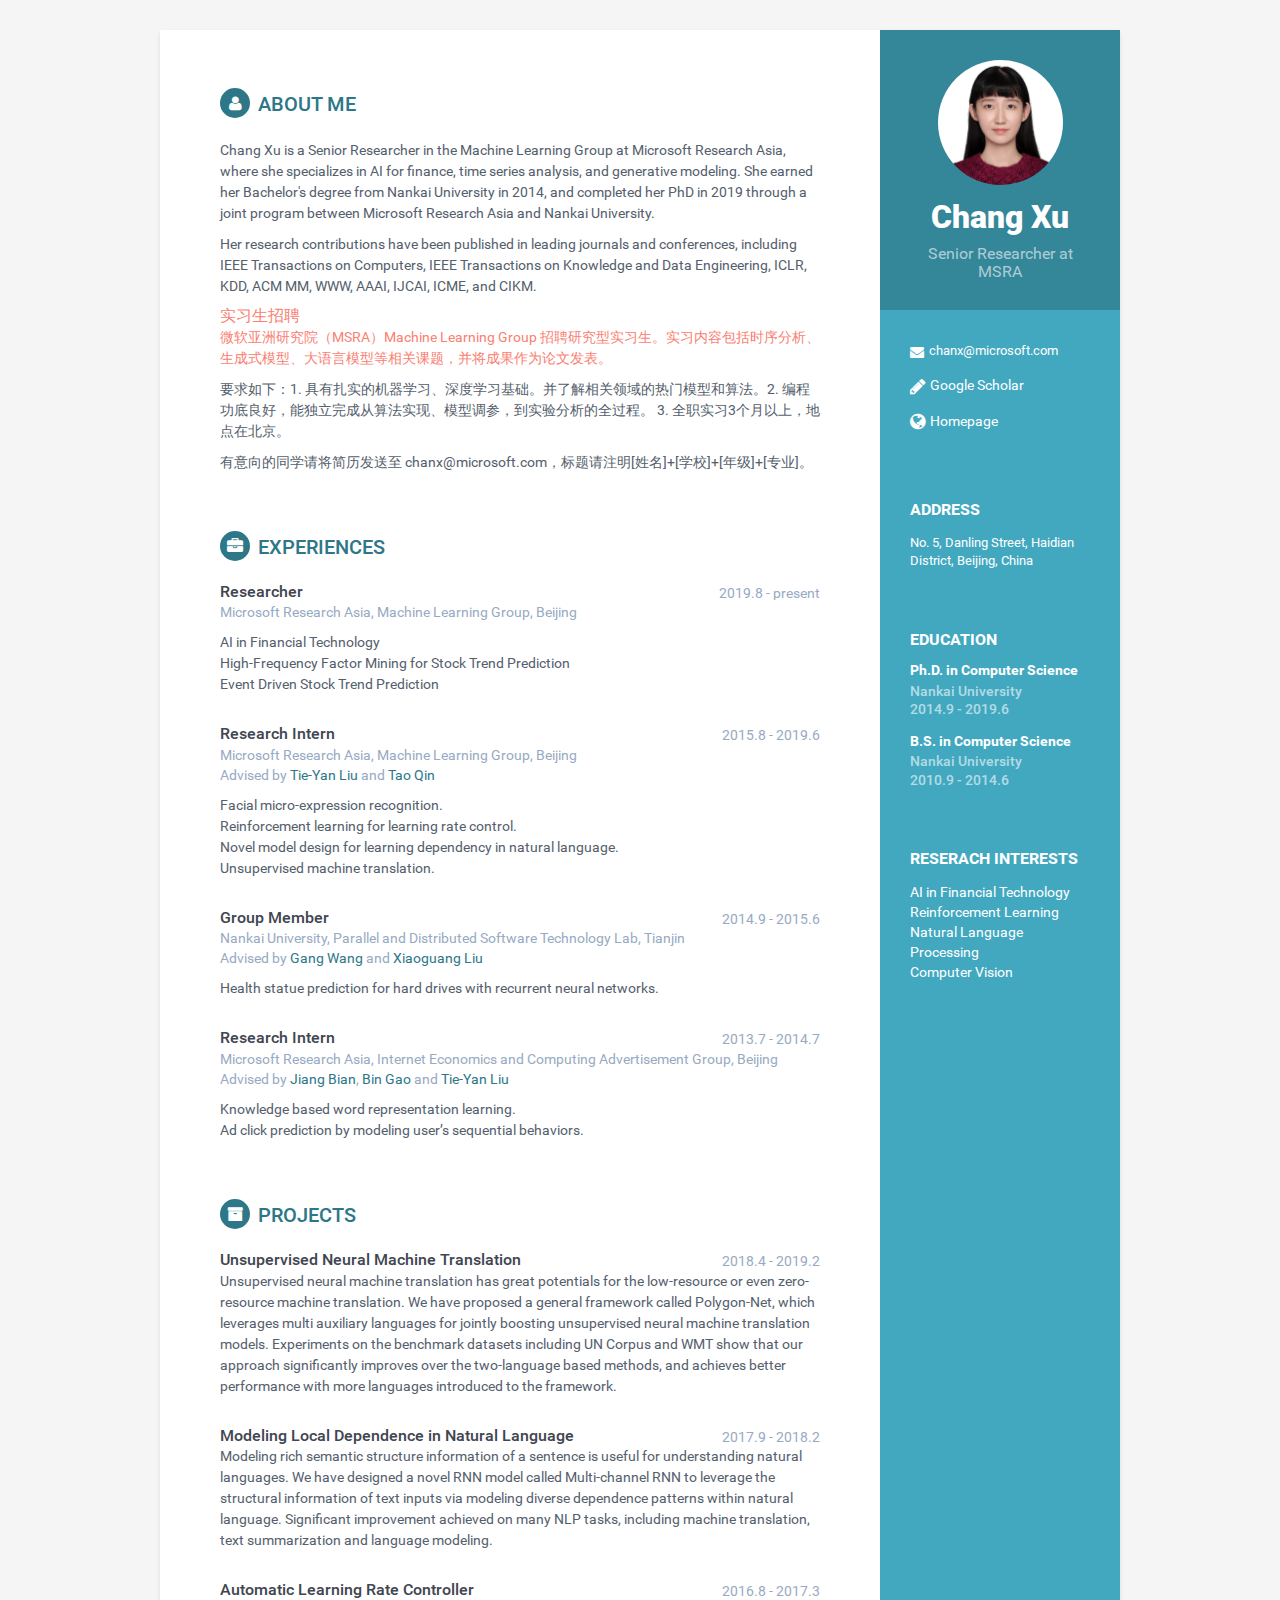
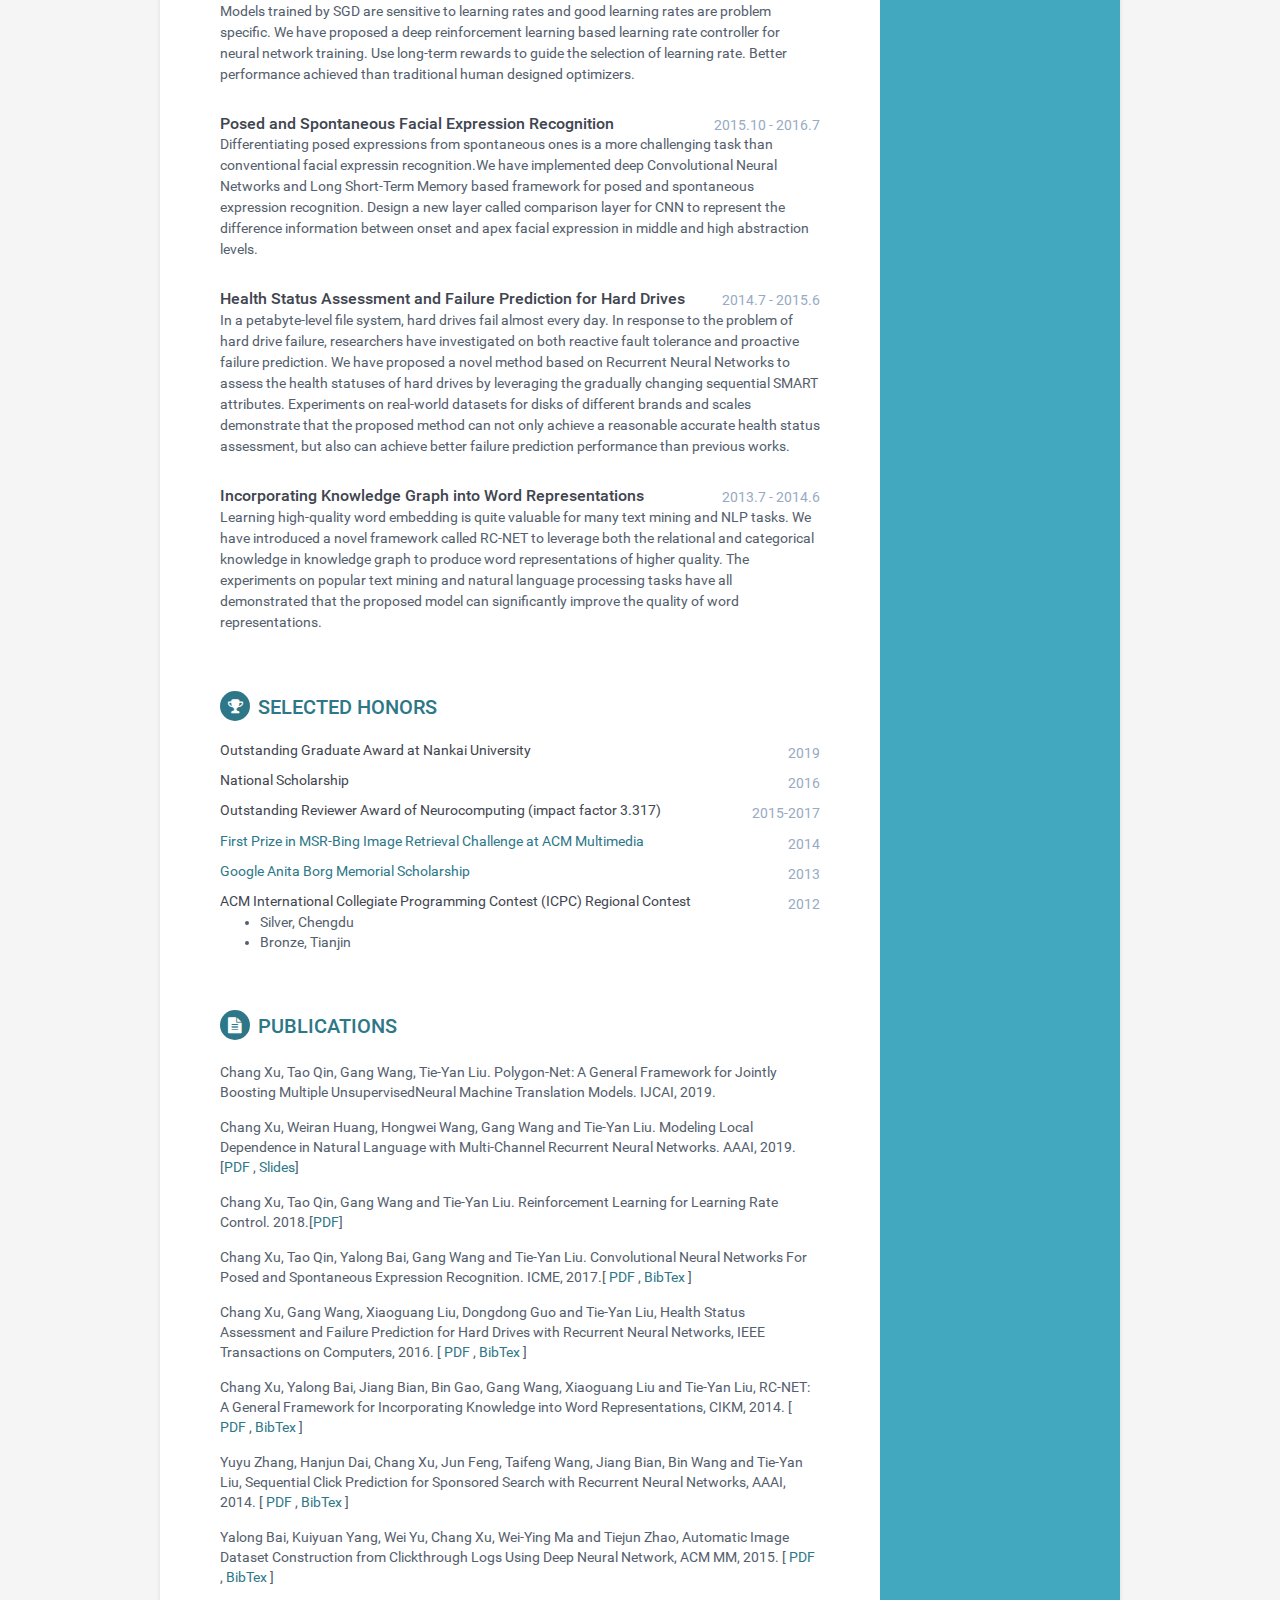
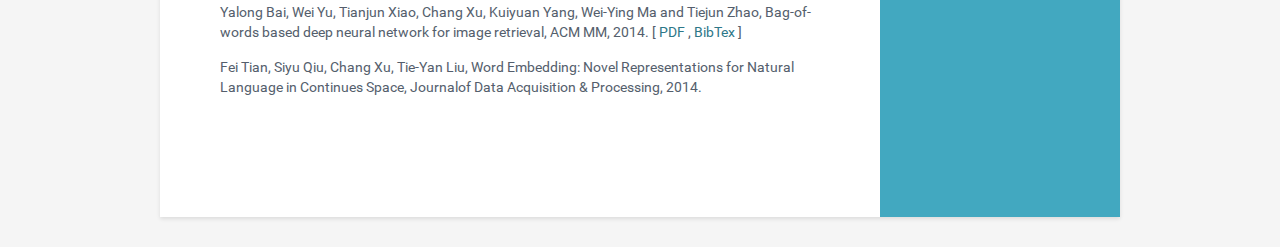
<file: old_profile/index.html>
<!DOCTYPE html>
<!--[if IE 8]> <html lang="en" class="ie8"> <![endif]-->  
<!--[if IE 9]> <html lang="en" class="ie9"> <![endif]-->  
<!--[if !IE]><!--> <html lang="en"> <!--<![endif]-->  
<head>
    <title>Homapage of Chang Xu</title>
    <!-- Meta -->
    <meta charset="utf-8">
    <meta http-equiv="X-UA-Compatible" content="IE=edge">
    <meta name="viewport" content="width=device-width, initial-scale=1.0">
    <meta name="description" content="Homapage of Chang Xu">
    <meta name="author" content="Chang Xu">    
    <!--link rel="shortcut icon" href="favicon.ico"-->  
    <!--link href='https://fonts.googleapis.com/css?family=Roboto:400,500,400italic,300italic,300,500italic,700,700italic,900,900italic' rel='stylesheet' type='text/css'-->
    <!-- Global CSS -->
    <link rel="stylesheet" href="assets/plugins/bootstrap/css/bootstrap.min.css">   
    <!-- Plugins CSS -->
    <link rel="stylesheet" href="assets/plugins/font-awesome/css/font-awesome.css">
    
    <!-- Theme CSS -->  
    <link id="theme-style" rel="stylesheet" href="assets/css/styles.css">
    <!-- HTML5 shim and Respond.js for IE8 support of HTML5 elements and media queries -->
    <!--[if lt IE 9]>
      <script src="https://oss.maxcdn.com/html5shiv/3.7.2/html5shiv.min.js"></script>
      <script src="https://oss.maxcdn.com/respond/1.4.2/respond.min.js"></script>
    <![endif]-->
</head> 

<body>
    <div class="wrapper">
        <div class="sidebar-wrapper">
            <div class="profile-container">
                <img class="profile circular--square" style="width:125px;height:125px"  src="assets/images/profile_new.jpg" alt="">
                <h1 class="name">Chang Xu</h1>
                <h3 class="tagline">Senior Researcher at MSRA</h3>
            </div><!--//profile-container-->
            
            <div class="contact-container container-block">
                <ul class="list-unstyled contact-list">
                    <li class="email"><i class="fa fa-envelope"></i><a href="mailto: chanx@microsoft.com" style="font-size: 12.5px">chanx@microsoft.com</a></li>
                    <li class="scholar"><i class="fa fa-pencil"></i><a href="https://scholar.google.com.hk/citations?user=uOCiy2gAAAAJ&hl=en&oi=ao">Google Scholar</a></li>
                    <!--li class="phone"><i class="fa fa-phone"></i><a href="tel:0123 456 789">0123 456 789</a></li-->
                    <li class="website"><i class="fa fa-globe"></i><a href="http://chang-xu.github.io/" target="_blank">Homepage</a></li>
                    <!--li class="linkedin"><i class="fa fa-linkedin"></i><a href="http://linkedin.com/in/chang-xu-98083775" target="_blank" style="font-size: 12.5px">chang-xu-98083775</a></li-->
                    <!--li class="github"><i class="fa fa-github"></i><a href="#" target="_blank">github.com/username</a></li-->
                    <!--li class="twitter"><i class="fa fa-twitter"></i><a href="https://twitter.com/3rdwave_themes" target="_blank">@twittername</a></li-->
                </ul>
            </div><!--//contact-container-->
            <div class="address-contrainer container-block">
                <h2 class="container-block-title">Address</h2>
                <ul class="list-unstyled interests-list">
                    <li style="font-size:13px">No. 5, Danling Street,
                        Haidian District, Beijing, China</li>
                </ul>
            </div>
            <div class="education-container container-block">
                <h2 class="container-block-title">Education</h2>
                <div class="item">
                    <h4 class="degree">Ph.D. in Computer Science</h4>
                    <!--h4 class="degree"> Joint Ph.D. Program with Microsoft Research Asia</h4-->
                    <h5 class="meta">Nankai University</h5>
                    <div class="time">2014.9 - 2019.6</div>
                </div><!--//item-->
                <div class="item">
                    <h4 class="degree">B.S. in  Computer Science</h4>
                    <h5 class="meta">Nankai University</h5>
                    <div class="time">2010.9 - 2014.6</div>
                </div><!--//item-->
            </div><!--//education-container-->
            
            <!--div class="languages-container container-block">
                <h2 class="container-block-title">Languages</h2>
                <ul class="list-unstyled interests-list">
                    <li>Chinese <span class="lang-desc">(Native)</span></li>
                    <li>French <span class="lang-desc">(Professional)</span></li>
                    <li>Spanish <span class="lang-desc">(Professional)</span></li>
                </ul>
            </div--><!--//interests-->
            
            <div class="interests-container container-block">
                <h2 class="container-block-title">Reserach Interests</h2>
                <ul class="list-unstyled interests-list">
                    <li>AI in Financial Technology
                    <br/>Reinforcement Learning
                    <br/>Natural Language Processing
                    <br/>Computer Vision</li>
                </ul>
            </div><!--//interests-->
            
        </div><!--//sidebar-wrapper-->
        
        <div class="main-wrapper">
            
            <section class="section summary-section">
                <h2 class="section-title"><i class="fa fa-user"></i>About Me</h2>
                <div class="summary">
                    <p>Chang Xu is a Senior Researcher in the Machine Learning Group at Microsoft Research Asia, where she specializes in AI for finance, time series analysis, and generative modeling. She earned her Bachelor's degree from Nankai University in 2014, and completed her PhD in 2019 through a joint program between Microsoft Research Asia and Nankai University.

                    <p>Her research contributions have been published in leading journals and conferences, including IEEE Transactions on Computers, IEEE Transactions on Knowledge and Data Engineering, ICLR, KDD, ACM MM, WWW, AAAI, IJCAI, ICME, and CIKM.
                    
                    <!--
                    <p>Currently, I am a researcher in Machine Learning Group, Microsoft Research Asia. My research interests include AI in Financial Technology, Reinforcement Learning, Natural Language Processing and Computer Vision.
                    <p>Before that, I got my Ph.D. degree from the Joint Ph.D. Program of Microsoft Research Asia and Nankai University in June 2019, supervised by Prof.<a href="http://research.microsoft.com/en-us/people/tyliu/"> Tie-Yan Liu</a> <span style="color:#979da5">(at Microsoft Research Asia)</span> and Prof. Gang Wang <span style="color:#979da5">(at Nankai University)</span>.
                    Prior to that, I obtained my bachelor degree from Nankai University in 2014. Here is my <a href="public/ChangXu_CV.pdf">CV</a>.</p>
                    -->

                </div><!--//summary-->

                <div class="item">
                    <div class="meta">
                        <div class="upper-row">
                            <h3 class="job-title"><span style="color:#FA8072">实习生招聘</span></h3>
                        </div><!--//upper-row-->
                      </div><!--//meta-->
                    <div class="details">
                        <p><span style="color:#FA8072">微软亚洲研究院（MSRA）Machine Learning Group 招聘研究型实习生。实习内容包括时序分析、生成式模型、大语言模型等相关课题，并将成果作为论文发表。</span>
                        <p>要求如下：1. 具有扎实的机器学习、深度学习基础。并了解相关领域的热门模型和算法。2. 编程功底良好，能独立完成从算法实现、模型调参，到实验分析的全过程。 3. 全职实习3个月以上，地点在北京。
                        <p>有意向的同学请将简历发送至 chanx@microsoft.com，标题请注明[姓名]+[学校]+[年级]+[专业]。

                    </div><!--//details-->
                </div><!--//item-->

            </section><!--//section-->
            
            <section class="section experiences-section">
                <h2 class="section-title"><i class="fa fa-briefcase"></i>Experiences</h2>
                
                <div class="item">
                    <div class="meta">
                        <div class="upper-row">
                            <h3 class="job-title">Researcher</h3>
                            <div class="time">2019.8 - present</div>
                        </div><!--//upper-row-->
                        <div class="company">Microsoft Research Asia, Machine Learning Group, Beijing</div>
                    </div><!--//meta-->
                    <div class="details">
                        <p>AI in Financial Technology
                        </br>High-Frequency Factor Mining for Stock Trend Prediction
                        </br>Event Driven Stock Trend Prediction</p>
                    </div><!--//details-->
                </div><!--//item-->
                
                

                <div class="item">
                    <div class="meta">
                        <div class="upper-row">
                            <h3 class="job-title">Research Intern</h3>
                            <div class="time">2015.8 - 2019.6</div>
                        </div><!--//upper-row-->
                        <div class="company">Microsoft Research Asia, Machine Learning Group, Beijing</br>Advised by <a href="https://www.microsoft.com/en-us/research/people/tyliu">Tie-Yan Liu</a> and <a href="https://www.microsoft.com/en-us/research/people/taoqin/">Tao Qin</a></div>
                    </div><!--//meta-->
                    <div class="details">
                        <p>Facial micro-expression recognition.
                        </br>Reinforcement learning for learning rate control.
                        </br>Novel model design for learning dependency in natural language.
                        </br>Unsupervised machine translation.</p>
                    </div><!--//details-->
                </div><!--//item-->
                
                <div class="item">
                    <div class="meta">
                        <div class="upper-row">
                            <h3 class="job-title">Group Member</h3>
                            <div class="time">2014.9 - 2015.6</div>
                        </div><!--//upper-row-->
                        <div class="company">Nankai University, Parallel and Distributed Software Technology Lab, Tianjin</br>Advised by <a href="http://cc.nankai.edu.cn/Teachers/Introduce.aspx?TID=wangg">Gang Wang</a> and <a href="http://cc.nankai.edu.cn/Teachers/Introduce.aspx?TID=liuxg">Xiaoguang Liu</a></div>
                    </div><!--//meta-->
                    <div class="details">
                        <p>Health statue prediction for hard drives with recurrent neural networks.</p>
                    </div><!--//details-->
                </div><!--//item-->

                <div class="item">
                    <div class="meta">
                        <div class="upper-row">
                            <h3 class="job-title">Research Intern</h3>
                            <div class="time">2013.7 - 2014.7</div>
                        </div><!--//upper-row-->
                        <div class="company">Microsoft Research Asia, Internet Economics and Computing Advertisement Group, Beijing</br>Advised by <a href="https://sites.google.com/site/jiangbianhome/">Jiang Bian</a>, <a href="https://www.microsoft.com/en-us/research/people/bingao/">Bin Gao</a> and <a href="https://www.microsoft.com/en-us/research/people/tyliu">Tie-Yan Liu</a></div>
                    </div><!--//meta-->
                    <div class="details">
                        <p>Knowledge based word representation learning.  
                        </br>Ad click prediction by modeling user’s sequential behaviors. </p>
                    </div><!--//details-->
                </div><!--//item-->
                
            </section><!--//section-->
            
            <section class="section experiences-section">
                <h2 class="section-title"><i class="fa fa-archive"></i>Projects</h2>
                
                <div class="item">
                    <div class="meta">
                        <div class="upper-row">
                            <h3 class="job-title">Unsupervised Neural Machine Translation</h3>
                            <div class="time">2018.4 - 2019.2</div>
                        </div><!--//upper-row-->
                    </div><!--//meta-->
                    <div class="details">
			    <p>Unsupervised neural machine translation has great potentials for the low-resource or even zero-resource machine translation. We have proposed a general framework called Polygon-Net, which leverages multi auxiliary languages for jointly boosting unsupervised neural machine translation models. Experiments on the benchmark datasets including UN Corpus and WMT show that our approach significantly improves over the two-language based methods, and achieves better performance with more languages introduced to the framework.</p>
                    </div><!--//details-->
                </div><!--//item-->

                <div class="item">
                    <div class="meta">
                        <div class="upper-row">
                            <h3 class="job-title">Modeling Local Dependence in Natural Language </h3>
                            <div class="time">2017.9 - 2018.2</div>
                        </div><!--//upper-row-->
                    </div><!--//meta-->
                    <div class="details">
                        <p>Modeling rich semantic structure information of a sentence is useful for understanding natural languages. We have designed a novel RNN model called Multi-channel RNN to leverage the structural information of text inputs via modeling diverse dependence patterns within natural language. Significant improvement achieved on many NLP tasks, including machine translation, text summarization and language modeling.</p>
                    </div><!--//details-->
                </div><!--//item-->

                <div class="item">
                    <div class="meta">
                        <div class="upper-row">
                            <h3 class="job-title">Automatic Learning Rate Controller </h3>
                            <div class="time">2016.8 - 2017.3</div>
                        </div><!--//upper-row-->
                    </div><!--//meta-->
                    <div class="details">
                        <p>Models trained by SGD are sensitive to learning rates and good learning rates are problem specific. We have proposed a deep reinforcement learning based learning rate controller for neural network training. Use long-term rewards to guide the selection of learning rate. Better performance achieved than traditional human designed optimizers.</p>
                    </div><!--//details-->
                </div><!--//item-->

                <div class="item">
                    <div class="meta">
                        <div class="upper-row">
                            <h3 class="job-title">Posed and Spontaneous Facial Expression Recognition </h3>
                            <div class="time">2015.10 - 2016.7</div>
                        </div><!--//upper-row-->
                    </div><!--//meta-->
                    <div class="details">
                        <p>Differentiating posed expressions from spontaneous ones is a more challenging task than conventional facial expressin recognition.We have implemented deep Convolutional Neural Networks and Long Short-Term Memory based framework for posed and spontaneous expression recognition. Design a new layer called comparison layer for CNN to represent the difference information between onset and apex facial expression in middle and high abstraction levels.</p>
                    </div><!--//details-->
                </div><!--//item-->

                <div class="item">
                    <div class="meta">
                        <div class="upper-row">
                            <h3 class="job-title">Health Status Assessment and Failure Prediction for Hard Drives</h3>
                            <div class="time">2014.7 - 2015.6</div>
                        </div><!--//upper-row-->
                    </div><!--//meta-->
                    <div class="details">
                        <p>In a petabyte-level file system, hard drives fail almost every day. In response to the problem of hard drive failure, researchers have investigated on both reactive fault tolerance and proactive failure prediction. We have proposed a novel method based on Recurrent Neural Networks to assess the health statuses of hard drives by leveraging the gradually changing sequential SMART attributes. Experiments on real-world datasets for disks of different brands and scales demonstrate that the proposed method can not only achieve a reasonable accurate health status assessment, but also can achieve better failure prediction performance than previous works.</p>
                    </div><!--//details-->
                </div><!--//item-->

                <div class="item">
                    <div class="meta">
                        <div class="upper-row">
                            <h3 class="job-title">Incorporating Knowledge Graph into Word Representations </h3>
                            <div class="time">2013.7 - 2014.6</div>
                        </div><!--//upper-row-->
                    </div><!--//meta-->
                    <div class="details">
                        <p>Learning high-quality word embedding is quite valuable for many text mining and NLP tasks. We have introduced a novel framework called RC-NET to leverage both the relational and categorical knowledge in knowledge graph to produce word representations of higher quality. The experiments on popular text mining and natural language processing tasks have all demonstrated that the proposed model can significantly improve the quality of word representations.</p>
                    </div><!--//details-->
                </div><!--//item-->
            </section><!--//section-->

            <section class="section projects-section">
                <h2 class="section-title"><i class="fa fa-trophy"></i>Selected Honors</h2>
                <div class="item">
                    <div class="meta">
                        <div class="upper-row">
                            <h3 class="job-title" style="font-weight:normal; font-size:14px">Outstanding Graduate Award at Nankai University</h3>
                            <div class="time">2019</div>
                        </div><!--//upper-row-->
                    </div><!--//meta-->
                </div><!--//item-->

                <div class="item">
                    <div class="meta">
                        <div class="upper-row">
                            <h3 class="job-title" style="font-weight:normal; font-size:14px">National Scholarship</h3>
                            <div class="time">2016</div>
                        </div><!--//upper-row-->
                    </div><!--//meta-->
                </div><!--//item-->

                <div class="item">
                    <div class="meta">
                        <div class="upper-row">
                            <h3 class="job-title" style="font-weight:normal; font-size:14px">Outstanding Reviewer Award of Neurocomputing (impact factor 3.317)</h3>
                            <div class="time">2015-2017</div>
                        </div><!--//upper-row-->
                    </div><!--//meta-->
                </div><!--//item-->                
          
                <div class="item">
                    <div class="meta">
                        <div class="upper-row">
                            <h3 class="job-title" style="font-weight:normal; font-size:14px"><a href="http://research.microsoft.com/en-us/projects/irc/">First Prize in MSR-Bing Image Retrieval Challenge at ACM Multimedia</a></h3>
                            <div class="time">2014</div>
                        </div><!--//upper-row-->
                    </div><!--//meta-->
                </div><!--//item-->

                <div class="item">
                    <div class="meta">
                        <div class="upper-row">
                            <h3 class="job-title" style="font-weight:normal; font-size:14px"><a href="http://www.google.com/anitaborg/apac/winners.html#toc-2013">Google Anita Borg Memorial Scholarship</a></h3>
                            <div class="time">2013</div>
                        </div><!--//upper-row-->
                    </div><!--//meta-->
                </div><!--//item-->

                <div class="item">
                    <div class="meta">
                        <div class="upper-row">
                            <h3 class="job-title" style="font-weight:normal; font-size:14px">ACM International Collegiate Programming Contest (ICPC) Regional Contest</h3>
                            <div class="time">2012</div>
                        </div><!--//upper-row-->
                    </div><!--//meta-->
                    <div class="details">
                    <ul>
                        <li>Silver, Chengdu</li>
                        <li>Bronze, Tianjin</li>
                    </ul>
                    </div><!--//details-->
                </div><!--//item-->
            </section><!--//section-->

            <section class="section projects-section">
                <h2 class="section-title"><i class="fa fa-file-text"></i>Publications</h2>
                <div class="item">
                    <span class="project-tagline">Chang Xu, Tao Qin, Gang Wang, Tie-Yan Liu. Polygon-Net: A General Framework for Jointly Boosting Multiple UnsupervisedNeural Machine Translation Models. IJCAI, 2019.
                </div><!--//item-->  
                <div class="item">
                    <span class="project-tagline">Chang Xu, Weiran Huang, Hongwei Wang, Gang Wang and Tie-Yan Liu. Modeling Local Dependence in Natural Language with Multi-Channel Recurrent Neural Networks. AAAI, 2019.</span>[<span class="project-tagline"><a href="https://arxiv.org/pdf/1811.05121.pdf">PDF</a></span> , <span class="project-tagline"> <a href="public/MC-RNN.pdf">Slides</a></span>]
                </div><!--//item-->  
                <div class="item">
                    <span class="project-tagline">Chang Xu, Tao Qin, Gang Wang and Tie-Yan Liu. Reinforcement Learning for Learning Rate Control. 2018.</span>[<span class="project-tagline"><a href="public/RL4LR.pdf">PDF</a></span>]
                </div><!--//item-->  
                <div class="item">
                    <span class="project-tagline">Chang Xu, Tao Qin, Yalong Bai, Gang Wang and Tie-Yan Liu. Convolutional Neural Networks For Posed and Spontaneous Expression Recognition. ICME, 2017.</span>[<span class="project-tagline"> <a href="public/Posed_Spon.pdf">PDF</a></span> , <span class="project-tagline"><a href="bibtex/pose_spos.bib">BibTex</a> </span>]
                </div><!--//item-->  
                <div class="item">
                    <span class="project-tagline">Chang Xu, Gang Wang, Xiaoguang Liu, Dongdong Guo and Tie-Yan Liu, Health Status Assessment and Failure Prediction for Hard Drives with Recurrent Neural Networks, IEEE Transactions on Computers, 2016. </span>[<span class="project-tagline"> <a href="public/disk_prediction.pdf">PDF</a></span> , <span class="project-tagline"><a href="bibtex/hsa_RNN.bib">BibTex</a> </span>]
                </div><!--//item-->
                <div class="item">
                    <span class="project-tagline">Chang Xu, Yalong Bai, Jiang Bian, Bin Gao, Gang Wang, Xiaoguang Liu and Tie-Yan Liu, RC-NET: A General Framework for Incorporating Knowledge into Word Representations, CIKM, 2014. </span>[<span class="project-tagline"> <a href="public/RCNet.pdf">PDF</a></span> , <span class="project-tagline"><a href="bibtex/rcnet.bib">BibTex</a> </span>]
                </div><!--//item-->
                <div class="item">
                    <span class="project-tagline">Yuyu Zhang, Hanjun Dai, Chang Xu, Jun Feng, Taifeng Wang, Jiang Bian, Bin Wang and Tie-Yan Liu, Sequential Click Prediction for Sponsored Search with Recurrent Neural Networks, AAAI, 2014. </span>[<span class="project-tagline"> <a href="www.aaai.org/ocs/index.php/AAAI/AAAI14/paper/download/8529/8581">PDF</a></span> , <span class="project-tagline"><a href="bibtex/zhang2014sequential.bib">BibTex</a> </span>]
                </div><!--//item-->
                <div class="item">
                    <span class="project-tagline">Yalong Bai, Kuiyuan Yang, Wei Yu, Chang Xu, Wei-Ying Ma and Tiejun Zhao, Automatic Image Dataset Construction from Clickthrough Logs Using Deep Neural Network, ACM MM, 2015. </span>[<span class="project-tagline"> <a href="http://dl.acm.org/citation.cfm?id=2806243">PDF</a></span> , <span class="project-tagline"><a href="bibtex/MM2014Bai.bib">BibTex</a> </span>]
                </div><!--//item-->
                <div class="item">
                    <span class="project-tagline">Yalong Bai, Wei Yu, Tianjun Xiao, Chang Xu, Kuiyuan Yang, Wei-Ying Ma and Tiejun Zhao, Bag-of-words based deep neural network for image retrieval, ACM MM, 2014. </span>[<span class="project-tagline"> <a href="http://ylbai.asiteof.me/grand04_bowdnn_yalongbai.pdf">PDF</a></span> , <span class="project-tagline"><a href="bibtex/BaiBowDNN.bib">BibTex</a> </span>]
                </div><!--//item-->
                <div class="item">
                    <span class="project-tagline">Fei Tian, Siyu Qiu, Chang Xu, Tie-Yan Liu, Word Embedding: Novel Representations for Natural Language in Continues Space, Journalof Data Acquisition &amp; Processing, 2014.</span>
                </div><!--//item-->
            </section><!--//section-->
            
            <!--section class="skills-section section">
                <h2 class="section-title"><i class="fa fa-rocket"></i>Skills &amp; Proficiency</h2>
                <div class="skillset">        
                    <div class="item">
                        <h3 class="level-title">Python &amp; Theano</h3>
                        <div class="level-bar">
                            <div class="level-bar-inner" data-level="98%">
                            </div>                                      
                        </div>                               
                    </div>
                    
                    <div class="item">
                        <h3 class="level-title">C++</h3>
                        <div class="level-bar">
                            <div class="level-bar-inner" data-level="98%">
                            </div>                                      
                        </div>                               
                    </div>
                    
                    <div class="item">
                        <h3 class="level-title">Matlab</h3>
                        <div class="level-bar">
                            <div class="level-bar-inner" data-level="98%">
                            </div>                                      
                        </div>                                
                    </div>
                    
                    <div class="item">
                        <h3 class="level-title">TEX</h3>
                        <div class="level-bar">
                            <div class="level-bar-inner" data-level="95%">
                            </div>                                      
                        </div>                               
                    </div>
                    
                    <div class="item">
                        <h3 class="level-title">Ruby</h3>
                        <div class="level-bar">
                            <div class="level-bar-inner" data-level="85%">
                            </div>                                      
                        </div>                              
                    </div>

                </div>  
            </section-->
            
        </div><!--//main-body-->
    </div>

 
    <!-- Javascript -->          
    <script type="text/javascript" src="assets/plugins/jquery-1.11.3.min.js"></script>
    <script type="text/javascript" src="assets/plugins/bootstrap/js/bootstrap.min.js"></script>    
    <!-- custom js -->
    <script type="text/javascript" src="assets/js/main.js"></script>            
</body>
</html>
</file>
<file: old_profile/assets/css/styles.css>
/*   
 * Template Name: Orbit - Responsive Resume/CV Template for Developers
 * Version: 1.0
 * Author: Xiaoying Riley
 * Twitter: @3rdwave_themes
 * License: Creative Commons Attribution 3.0 License
 * Website: http://themes.3rdwavemedia.com/
*/
/* styles.css */
/* ======= Base ======= */
body {
  font-family: 'Roboto', sans-serif;
  color: #545E6C;
  background: #f5f5f5;
  font-size: 14px;
  padding: 30px;
  -webkit-font-smoothing: antialiased;
  -moz-osx-font-smoothing: grayscale;
}
h1,
h2,
h3,
h4,
h5,
h6 {
  font-weight: 700;
}
a {
  color: #2d7788;
  -webkit-transition: all 0.4s ease-in-out;
  -moz-transition: all 0.4s ease-in-out;
  -ms-transition: all 0.4s ease-in-out;
  -o-transition: all 0.4s ease-in-out;
}
a:hover {
  text-decoration: underline;
  color: #1a454f;
}
a:focus {
  text-decoration: none;
}
p {
  line-height: 1.5;
}
.circular--square {
      border-radius: 50%;
    }
.wrapper {
  background: #42A8C0;
  max-width: 960px;
  margin: 0 auto;
  position: relative;
  -webkit-box-shadow: 0px 2px 4px rgba(0, 0, 0, 0.1);
  -moz-box-shadow: 0px 2px 4px rgba(0, 0, 0, 0.1);
  box-shadow: 0px 2px 4px rgba(0, 0, 0, 0.1);
}
.sidebar-wrapper {
  background: #42A8C0;
  position: absolute;
  right: 0;
  width: 240px;
  height: 100%;
  min-height: 800px;
  color: #fff;
}
.sidebar-wrapper a {
  color: #fff;
}
.sidebar-wrapper .profile-container {
  padding: 30px;
  background: rgba(0, 0, 0, 0.2);
  text-align: center;
  color: #fff;
}
.sidebar-wrapper .name {
  font-size: 32px;
  font-weight: 900;
  margin-top: 0;
  margin-bottom: 10px;
}
.sidebar-wrapper .tagline {
  color: rgba(255, 255, 255, 0.6);
  font-size: 16px;
  font-weight: 400;
  margin-top: 0;
  margin-bottom: 0;
}
.sidebar-wrapper .profile {
  margin-bottom: 15px;
}
.sidebar-wrapper .contact-list .fa {
  margin-right: 5px;
  font-size: 18px;
  vertical-align: middle;
}
.sidebar-wrapper .contact-list li {
  margin-bottom: 15px;
}
.sidebar-wrapper .contact-list li:last-child {
  margin-bottom: 0;
}
.sidebar-wrapper .contact-list .email .fa {
  font-size: 14px;
}
.sidebar-wrapper .container-block {
  padding: 30px;
}
.sidebar-wrapper .container-block-title {
  text-transform: uppercase;
  font-size: 16px;
  font-weight: 700;
  margin-top: 0;
  margin-bottom: 15px;
}
.sidebar-wrapper .degree {
  font-size: 14px;
  margin-top: 0;
  margin-bottom: 5px;
}
.sidebar-wrapper .education-container .item {
  margin-bottom: 15px;
}
.sidebar-wrapper .education-container .item:last-child {
  margin-bottom: 0;
}
.sidebar-wrapper .education-container .meta {
  color: rgba(255, 255, 255, 0.6);
  font-weight: 500;
  margin-bottom: 0px;
  margin-top: 0;
}
.sidebar-wrapper .education-container .time {
  color: rgba(255, 255, 255, 0.6);
  font-weight: 500;
  margin-bottom: 0px;
}
.sidebar-wrapper .languages-container .lang-desc {
  color: rgba(255, 255, 255, 0.6);
}
.sidebar-wrapper .languages-list {
  margin-bottom: 0;
}
.sidebar-wrapper .languages-list li {
  margin-bottom: 10px;
}
.sidebar-wrapper .languages-list li:last-child {
  margin-bottom: 0;
}
.sidebar-wrapper .interests-list {
  margin-bottom: 0;
}
.sidebar-wrapper .interests-list li {
  margin-bottom: 10px;
}
.sidebar-wrapper .interests-list li:last-child {
  margin-bottom: 0;
}
.main-wrapper {
  background: #fff;
  padding: 60px;
  padding-right: 300px;
}
.main-wrapper .section-title {
  text-transform: uppercase;
  font-size: 20px;
  font-weight: 500;
  color: #2d7788;
  position: relative;
  margin-top: 0;
  margin-bottom: 20px;
}
.main-wrapper .section-title .fa {
  width: 30px;
  height: 30px;
  margin-right: 8px;
  display: inline-block;
  color: #fff;
  -webkit-border-radius: 50%;
  -moz-border-radius: 50%;
  -ms-border-radius: 50%;
  -o-border-radius: 50%;
  border-radius: 50%;
  -moz-background-clip: padding;
  -webkit-background-clip: padding-box;
  background-clip: padding-box;
  background: #2d7788;
  text-align: center;
  padding-top: 8px;
  font-size: 16px;
  position: relative;
  top: -2px;
}
.main-wrapper .section {
  margin-bottom: 60px;
}
.main-wrapper .experiences-section .item {
  margin-bottom: 30px;
}
.main-wrapper .upper-row {
  position: relative;
  overflow: hidden;
  margin-bottom: 2px;
}
.main-wrapper .job-title {
  color: #3F4650;
  font-size: 16px;
  margin-top: 0;
  margin-bottom: 0;
  font-weight: 500;
}
.main-wrapper .time {
  position: absolute;
  right: 0;
  top: 0;
  color: #97AAC3;
}
.main-wrapper .company {
  margin-bottom: 10px;
  color: #97AAC3;
}
.main-wrapper .project-title {
  font-size: 16px;
  font-weight: 400;
  margin-top: 0;
  margin-bottom: 5px;
}
.main-wrapper .projects-section .intro {
  margin-bottom: 30px;
}
.main-wrapper .projects-section .item {
  margin-bottom: 15px;
}
.skillset .item {
  margin-bottom: 15px;
  overflow: hidden;
}
.skillset .level-title {
  font-size: 14px;
  margin-top: 0;
  margin-bottom: 12px;
}
.skillset .level-bar {
  height: 12px;
  background: #f5f5f5;
}
.skillset .level-bar-inner {
  height: 12px;
  background: #7bc2d3;
}
.footer {
  padding: 30px;
  padding-top: 60px;
}
.footer .copyright {
  line-height: 1.6;
  color: #545E6C;
  font-size: 13px;
}
.footer .fa-heart {
  color: #fb866a;
}
/* Extra small devices (phones, less than 768px) */
@media (max-width: 767px) {
  .sidebar-wrapper {
    position: static;
    width: inherit;
  }
  .main-wrapper {
    padding: 30px;
  }
  .main-wrapper .time {
    position: static;
    display: block;
    margin-top: 5px;
  }
  .main-wrapper .upper-row {
    margin-bottom: 0;
  }
}
/* Small devices (tablets, 768px and up) */
/* Medium devices (desktops, 992px and up) */
@media (min-width: 992px) {
  .skillset .level-title {
    display: inline-block;
    float: left;
    width: 30%;
    margin-bottom: 0;
  }
  .skillset .level-bar {
    display: inline-block;
    width: 70%;
    float: left;
    position: relative;
    top: 1px;
  }
}
/* Large devices (large desktops, 1200px and up) */
/* Ex-Large devices (large desktops, 1200px and up) */
</file>
